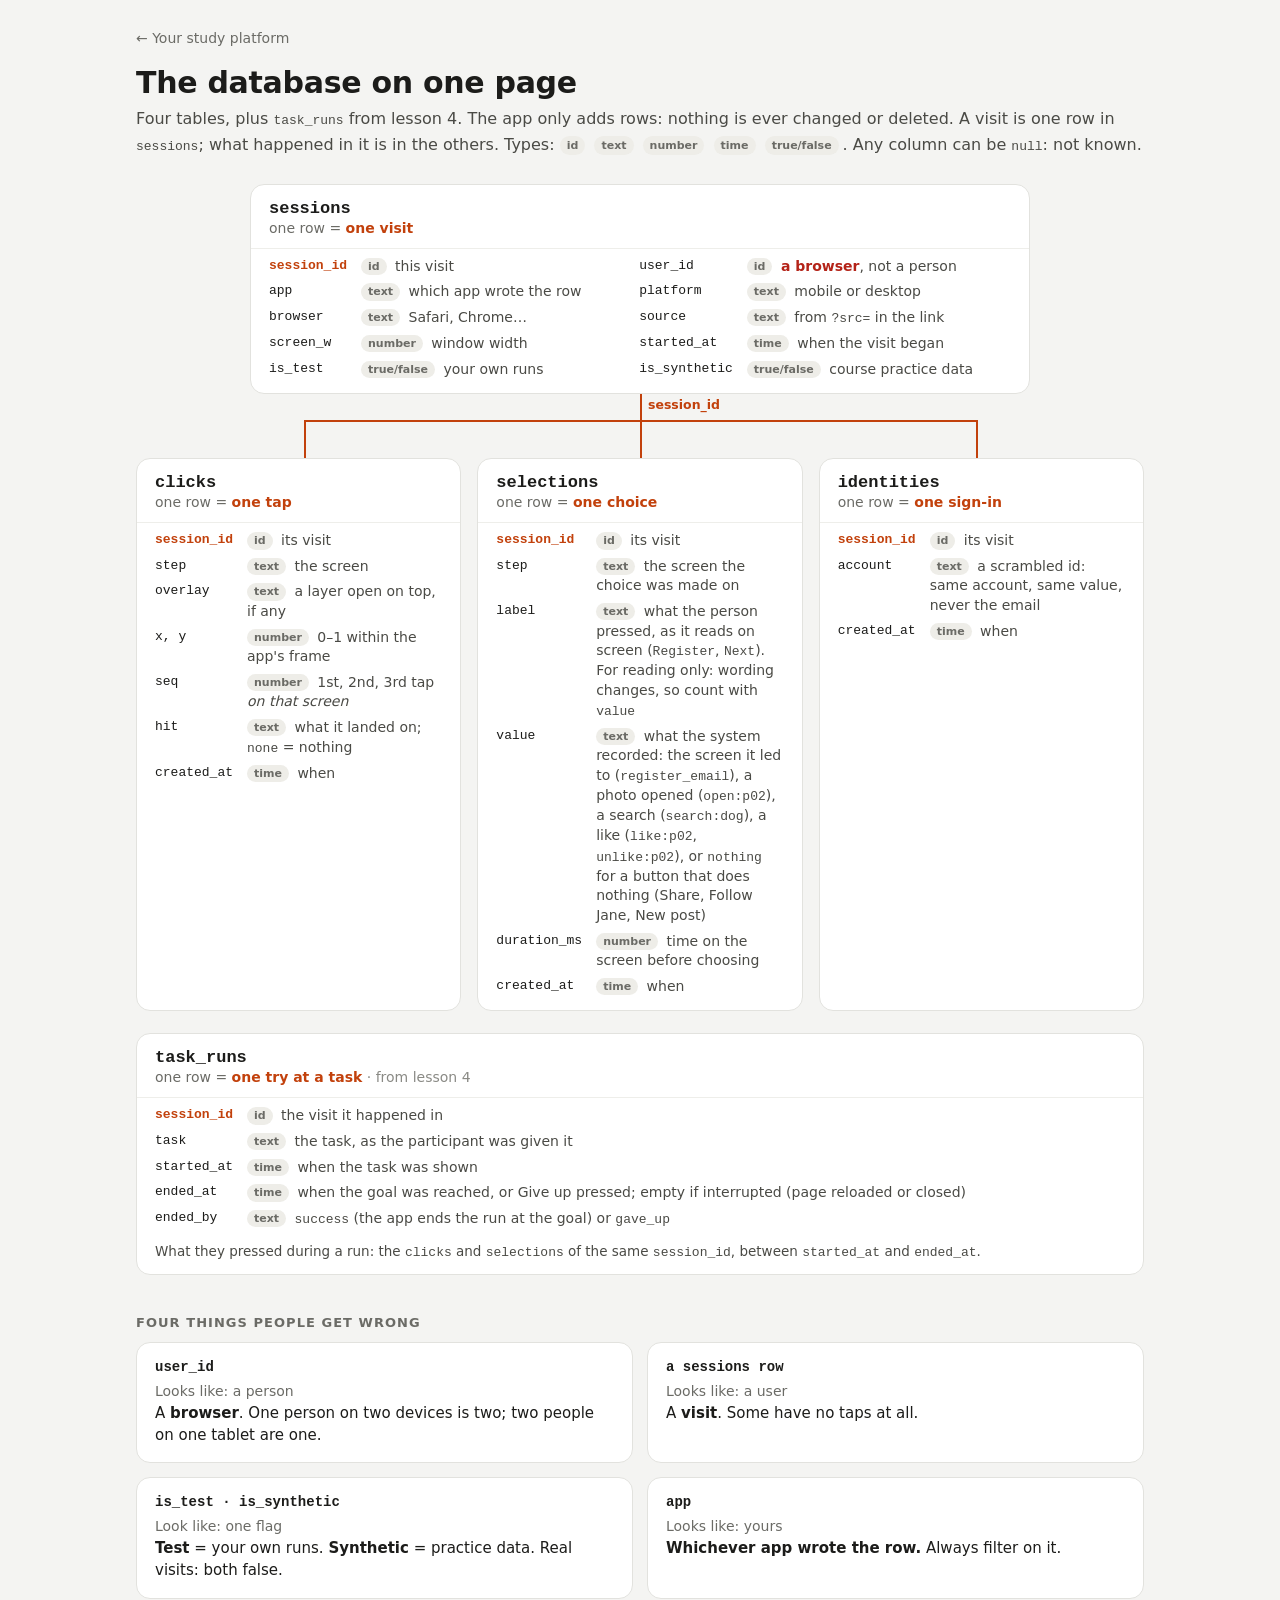
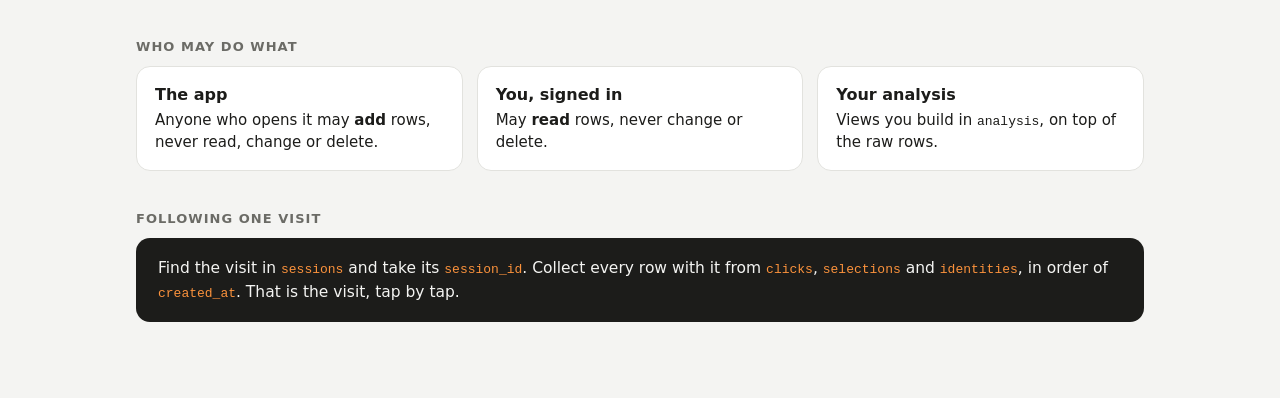
<file: units/database-map.html>
<!DOCTYPE html>
<html lang="en">
<head>
<meta charset="UTF-8">
<!-- The course's up-to-date copy of this page (see core/central.js). -->
<script src="https://asafbarzilay-web.github.io/data-mindset-template/core/central.js"></script>
<meta name="viewport" content="width=device-width, initial-scale=1">
<title>The Database Map</title>
<!-- The tables on one page: what a row is, the columns, how they connect (task_runs from lesson 4). -->
<style>
  * { box-sizing: border-box; }
  body { margin: 0; background: #F4F4F2; color: #1C1C1A; font-family: -apple-system, BlinkMacSystemFont, 'Segoe UI', system-ui, sans-serif; }
  .wrap { max-width: 1040px; margin: 0 auto; padding: 28px 16px 80px; }
  .back { font-size: 14px; color: #6B6B66; text-decoration: none; }
  .back:hover { color: #C2410C; }
  h1 { font-size: 30px; margin: 18px 0 6px; letter-spacing: -0.01em; }
  .lead { color: #4A4A45; font-size: 16px; line-height: 1.6; margin: 0 0 26px; }
  h2 { font-size: 13px; font-weight: 700; letter-spacing: .08em; text-transform: uppercase; color: #6B6B66; margin: 40px 0 12px; }
  code, .col { font-family: ui-monospace, SFMono-Regular, Menlo, monospace; font-size: 13px; }

  .tbl { background: #fff; border: 1px solid #E2E2DE; border-radius: 14px; overflow: hidden; }
  .tbl .head { padding: 14px 18px 12px; border-bottom: 1px solid #EEEEEA; }
  .tbl .name { font-family: ui-monospace, SFMono-Regular, Menlo, monospace; font-size: 17px; font-weight: 700; }
  .tbl .is { font-size: 14px; color: #6B6B66; margin-top: 2px; }
  .tbl .is b { color: #C2410C; }
  .tbl dl { margin: 0; padding: 8px 18px 14px; display: grid; grid-template-columns: auto 1fr; gap: 6px 14px; font-size: 14px; }
  .tbl dt { font-family: ui-monospace, SFMono-Regular, Menlo, monospace; font-size: 13px; color: #1C1C1A; padding-top: 1px; }
  .tbl dd { margin: 0; color: #4A4A45; line-height: 1.4; }
  .tbl dt.key { color: #C2410C; font-weight: 700; }
  .warn { color: #B42318; font-weight: 600; }
  .ty { display: inline-block; font-size: 11px; font-weight: 700; padding: 1px 7px; border-radius: 999px; background: #EEEDE8; color: #6B6B66; margin-right: 4px; vertical-align: 1px; }

  .parent { max-width: 780px; margin: 0 auto; }
  .parent dl { grid-template-columns: auto 1fr auto 1fr; }
  .link { position: relative; height: 64px; }
  .link .stem { position: absolute; left: 50%; top: 0; height: 26px; border-left: 2px solid #C2410C; }
  .link .bar { position: absolute; left: 16.66%; right: 16.66%; top: 26px; border-top: 2px solid #C2410C; }
  .link .drop { position: absolute; top: 26px; height: 38px; border-left: 2px solid #C2410C; }
  .link .label { position: absolute; left: 50%; top: 3px; transform: translateX(8px); font-size: 12.5px; color: #C2410C; font-weight: 600; white-space: nowrap; }
  .children { display: grid; grid-template-columns: repeat(3, 1fr); gap: 16px; }
  .tbl.later { margin-top: 22px; }
  .tbl.later .muted { color: #8A8A85; font-weight: 400; }
  .tbl.later .note { margin: 0; padding: 0 18px 14px; font-size: 13.5px; color: #4A4A45; }

  .pairs { display: grid; grid-template-columns: repeat(2, 1fr); gap: 14px; }
  .pair { background: #fff; border: 1px solid #E2E2DE; border-radius: 14px; padding: 16px 18px; }
  .pair .what { font-family: ui-monospace, SFMono-Regular, Menlo, monospace; font-size: 14px; font-weight: 700; }
  .pair .looks { font-size: 14px; color: #6B6B66; margin: 8px 0 4px; }
  .pair .really { font-size: 15px; line-height: 1.45; }
  .rights { display: grid; grid-template-columns: repeat(3, 1fr); gap: 14px; }
  .right { background: #fff; border: 1px solid #E2E2DE; border-radius: 14px; padding: 16px 18px; font-size: 15px; line-height: 1.45; }
  .right .t { display: block; font-size: 16px; font-weight: 700; margin-bottom: 4px; }
  .follow { background: #1C1C1A; color: #F4F4F2; border-radius: 14px; padding: 18px 22px; font-size: 15.5px; line-height: 1.55; }
  .follow code { color: #FB923C; }

  @media (max-width: 760px) {
    .parent dl { grid-template-columns: auto 1fr; }
    .link { display: none; }
    .children, .pairs, .rights { grid-template-columns: 1fr; }
    .children { margin-top: 14px; }
    .children .tbl .head::before { content: "↑ linked to sessions by session_id"; display: block; font-size: 12px; color: #C2410C; font-weight: 600; margin-bottom: 4px; }
  }
</style>
</head>
<body>
<div class="wrap">
  <a class="back" href="../">← Your study platform</a>
  <h1>The database on one page</h1>
  <p class="lead">Four tables, plus <code>task_runs</code> from lesson 4. The app only adds rows: nothing is ever changed or deleted.
    A visit is one row in <code>sessions</code>; what happened in it is in the others. Types:
    <span class="ty">id</span> <span class="ty">text</span> <span class="ty">number</span>
    <span class="ty">time</span> <span class="ty">true/false</span>. Any column can be <code>null</code>: not known.</p>

  <div class="tbl parent">
    <div class="head"><div class="name">sessions</div><div class="is">one row = <b>one visit</b></div></div>
    <dl>
      <dt class="key">session_id</dt><dd><span class="ty">id</span> this visit</dd>
      <dt>user_id</dt><dd><span class="ty">id</span> <span class="warn">a browser</span>, not a person</dd>
      <dt>app</dt><dd><span class="ty">text</span> which app wrote the row</dd>
      <dt>platform</dt><dd><span class="ty">text</span> mobile or desktop</dd>
      <dt>browser</dt><dd><span class="ty">text</span> Safari, Chrome…</dd>
      <dt>source</dt><dd><span class="ty">text</span> from <code>?src=</code> in the link</dd>
      <dt>screen_w</dt><dd><span class="ty">number</span> window width</dd>
      <dt>started_at</dt><dd><span class="ty">time</span> when the visit began</dd>
      <dt>is_test</dt><dd><span class="ty">true/false</span> your own runs</dd>
      <dt>is_synthetic</dt><dd><span class="ty">true/false</span> course practice data</dd>
    </dl>
  </div>

  <div class="link">
    <div class="stem"></div><div class="label">session_id</div>
    <div class="bar"></div>
    <div class="drop" style="left:16.66%"></div><div class="drop" style="left:50%"></div><div class="drop" style="left:83.33%"></div>
  </div>

  <div class="children">
    <div class="tbl">
      <div class="head"><div class="name">clicks</div><div class="is">one row = <b>one tap</b></div></div>
      <dl>
        <dt class="key">session_id</dt><dd><span class="ty">id</span> its visit</dd>
        <dt>step</dt><dd><span class="ty">text</span> the screen</dd>
        <dt>overlay</dt><dd><span class="ty">text</span> a layer open on top, if any</dd>
        <dt>x, y</dt><dd><span class="ty">number</span> 0–1 within the app's frame</dd>
        <dt>seq</dt><dd><span class="ty">number</span> 1st, 2nd, 3rd tap <i>on that screen</i></dd>
        <dt>hit</dt><dd><span class="ty">text</span> what it landed on; <code>none</code> = nothing</dd>
        <dt>created_at</dt><dd><span class="ty">time</span> when</dd>
      </dl>
    </div>
    <div class="tbl">
      <div class="head"><div class="name">selections</div><div class="is">one row = <b>one choice</b></div></div>
      <dl>
        <dt class="key">session_id</dt><dd><span class="ty">id</span> its visit</dd>
        <dt>step</dt><dd><span class="ty">text</span> the screen the choice was made on</dd>
        <dt>label</dt><dd><span class="ty">text</span> what the person pressed, as it reads on screen (<code>Register</code>, <code>Next</code>). For reading only: wording changes, so count with <code>value</code></dd>
        <dt>value</dt><dd><span class="ty">text</span> what the system recorded: the screen it led to (<code>register_email</code>), a photo opened (<code>open:p02</code>), a search (<code>search:dog</code>), a like (<code>like:p02</code>, <code>unlike:p02</code>), or <code>nothing</code> for a button that does nothing (Share, Follow Jane, New post)</dd>
        <dt>duration_ms</dt><dd><span class="ty">number</span> time on the screen before choosing</dd>
        <dt>created_at</dt><dd><span class="ty">time</span> when</dd>
      </dl>
    </div>
    <div class="tbl">
      <div class="head"><div class="name">identities</div><div class="is">one row = <b>one sign-in</b></div></div>
      <dl>
        <dt class="key">session_id</dt><dd><span class="ty">id</span> its visit</dd>
        <dt>account</dt><dd><span class="ty">text</span> a scrambled id: same account, same value, never the email</dd>
        <dt>created_at</dt><dd><span class="ty">time</span> when</dd>
      </dl>
    </div>
  </div>

  <div class="tbl later">
    <div class="head"><div class="name">task_runs</div><div class="is">one row = <b>one try at a task</b> <span class="muted">· from lesson 4</span></div></div>
    <dl>
      <dt class="key">session_id</dt><dd><span class="ty">id</span> the visit it happened in</dd>
      <dt>task</dt><dd><span class="ty">text</span> the task, as the participant was given it</dd>
      <dt>started_at</dt><dd><span class="ty">time</span> when the task was shown</dd>
      <dt>ended_at</dt><dd><span class="ty">time</span> when the goal was reached, or Give up pressed; empty if interrupted (page reloaded or closed)</dd>
      <dt>ended_by</dt><dd><span class="ty">text</span> <code>success</code> (the app ends the run at the goal) or <code>gave_up</code></dd>
    </dl>
    <p class="note">What they pressed during a run: the <code>clicks</code> and <code>selections</code> of the same <code>session_id</code>, between <code>started_at</code> and <code>ended_at</code>.</p>
  </div>

  <h2>Four things people get wrong</h2>
  <div class="pairs">
    <div class="pair"><div class="what">user_id</div><div class="looks">Looks like: a person</div>
      <div class="really">A <b>browser</b>. One person on two devices is two; two people on one tablet are one.</div></div>
    <div class="pair"><div class="what">a sessions row</div><div class="looks">Looks like: a user</div>
      <div class="really">A <b>visit</b>. Some have no taps at all.</div></div>
    <div class="pair"><div class="what">is_test · is_synthetic</div><div class="looks">Look like: one flag</div>
      <div class="really"><b>Test</b> = your own runs. <b>Synthetic</b> = practice data. Real visits: both false.</div></div>
    <div class="pair"><div class="what">app</div><div class="looks">Looks like: yours</div>
      <div class="really"><b>Whichever app wrote the row.</b> Always filter on it.</div></div>
  </div>

  <h2>Who may do what</h2>
  <div class="rights">
    <div class="right"><span class="t">The app</span>Anyone who opens it may <b>add</b> rows, never read, change or delete.</div>
    <div class="right"><span class="t">You, signed in</span>May <b>read</b> rows, never change or delete.</div>
    <div class="right"><span class="t">Your analysis</span>Views you build in <code>analysis</code>, on top of the raw rows.</div>
  </div>

  <h2>Following one visit</h2>
  <div class="follow">Find the visit in <code>sessions</code> and take its <code>session_id</code>. Collect every row with it from
    <code>clicks</code>, <code>selections</code> and <code>identities</code>, in order of <code>created_at</code>.
    That is the visit, tap by tap.</div>
</div>
</body>
</html>
</file>
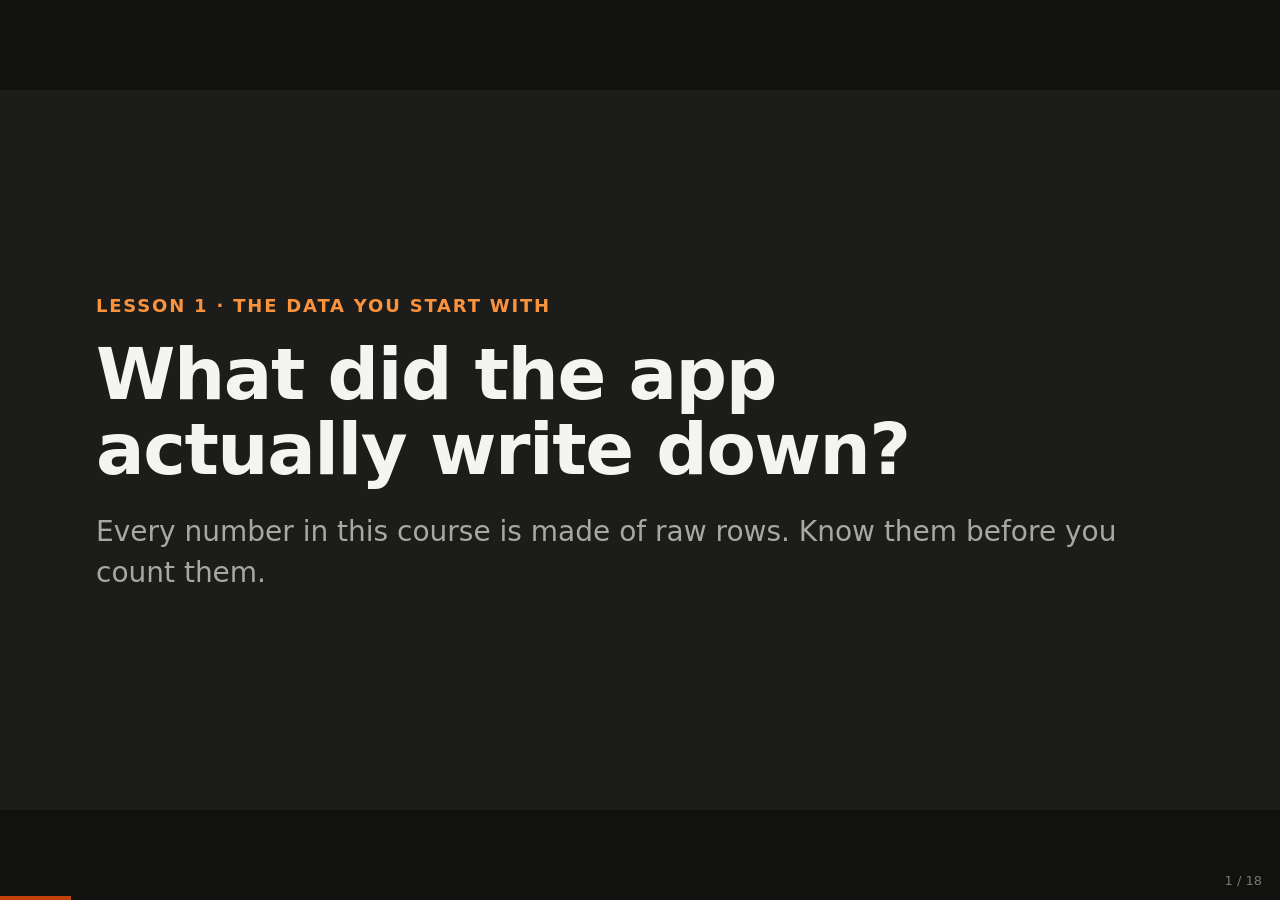
<file: slides/01-the-data-you-start-with/slides.html>
<!DOCTYPE html>
<html lang="en">
<head>
<meta charset="UTF-8">
<!-- The course's up-to-date copy of this page (see core/central.js). -->
<script src="https://asafbarzilay-web.github.io/data-mindset-template/core/central.js"></script>
<meta name="viewport" content="width=device-width, initial-scale=1">
<title>The Data You Start With</title>
<link rel="stylesheet" href="../deck.css">
<style>
  .tbl4 { display: grid; grid-template-columns: repeat(4, 1fr); gap: 18px; }
  .tbl4 .card { padding: 22px 22px; }
  .tbl4 .card .lbl { font-family: ui-monospace, Menlo, monospace; font-size: 23px; }
  .tbl4 .card .row1 { font-size: 26px; font-weight: 700; margin: 4px 0 10px; }
  .tbl4 .card p { font-size: 19px; color: #4A4A45; }
  .join { text-align: center; color: #6B6B66; font-size: 21px; margin-top: 22px; }
  .join code, .mono { font-family: ui-monospace, Menlo, monospace; }
  table.tl { font-size: 21px; }
  table.tl td, table.tl th { padding: 8px 16px; text-align: left; }
  table.tl td:first-child { color: #6B6B66; font-variant-numeric: tabular-nums; }
  table.tl .t { font-family: ui-monospace, Menlo, monospace; font-size: 18px; color: #C2410C; }
  table.db { font-size: 20px; }
  table.db th, table.db td { text-align: left; padding: 8px 16px; }
  table.db td { font-family: ui-monospace, Menlo, monospace; font-size: 18px; }
  table.db .hl { background: #FEF0E6; }
  .type { display: inline-block; font-size: 15px; font-weight: 700; padding: 2px 10px; border-radius: 999px; background: #EEEDE8; color: #4A4A45; margin-right: 6px; }
  .side { display: grid; grid-template-columns: 1.15fr 1fr; gap: 36px; align-items: center; }
  .side p, .side li { font-size: 23px; }
  table.props { font-size: 17px; width: 100%; }
  table.props th, table.props td { text-align: left; padding: 6px 12px; vertical-align: top; line-height: 1.35; }
  table.props th { font-size: 14px; }
  table.props td.c { font-family: ui-monospace, Menlo, monospace; font-weight: 700; white-space: nowrap; }
  table.props td.c.key { color: #C2410C; }
  table.props td.ex { font-family: ui-monospace, Menlo, monospace; font-size: 15px; color: #4A4A45; white-space: nowrap; }
  table.props td.w { color: #B42318; font-size: 15.5px; }
  table.props .type { font-size: 12.5px; padding: 1px 8px; }
  .slide.dense { padding: 48px 72px; }
  .slide.dense h2 { font-size: 40px; margin-bottom: 16px; }
</style>
</head>
<body>
<div class="stage">

  <section class="slide dark">
    <p class="kicker">Lesson 1 · The data you start with</p>
    <h1>What did the app<br>actually write down?</h1>
    <p class="muted">Every number in this course is made of raw rows. Know them before you count them.</p>
  </section>

  <section class="slide">
    <p class="kicker">A simple question</p>
    <h2>Noa spends three minutes in Lumo, a reading app.</h2>
    <p>She scrolls the home page, opens two articles, reads one to the end, saves it, and leaves.</p>
    <p class="accent" style="font-size:34px;font-weight:700;margin-top:18px">What does Lumo's database know about those three minutes?</p>
    <p class="muted small">Write your answer down before the next slide.</p>
  </section>

  <section class="slide">
    <p class="kicker">Recorded vs not</p>
    <h2>If it isn't a row, it didn't happen</h2>
    <div class="grid g2">
      <div class="card"><div class="lbl good">Recorded</div>
        <p>The visit itself: when, which device and browser, which link she came from.<br>
           Every tap: which screen, where on it, what it landed on.<br>
           Every choice the app reports: what, and after how long.<br>
           A sign-in, as a scrambled account id.</p></div>
      <div class="card"><div class="lbl bad">Not recorded</div>
        <p>What she looked at. How far she scrolled. That she read the article to the end.
           What she thought of it. Anything between two taps.</p>
        <p style="margin-top:12px"><b>"She read it" is not in the data.</b> "She opened it, and 4 minutes passed before her next tap" is.</p></div>
    </div>
  </section>

  <section class="slide">
    <p class="kicker">What a database is</p>
    <h2>Six words you need</h2>
    <div class="side">
      <div>
        <table class="db">
          <tr><th>session_id</th><th>platform</th><th>started_at</th></tr>
          <tr class="hl"><td>a41f…</td><td>mobile</td><td>10:02:01</td></tr>
          <tr><td>e19b…</td><td><span class="muted">null</span></td><td>10:11:20</td></tr>
        </table>
        <table class="db" style="margin-top:22px">
          <tr><th>clicks: session_id</th><th>step</th></tr>
          <tr class="hl"><td>a41f…</td><td>home</td></tr>
          <tr class="hl"><td>a41f…</td><td>article</td></tr>
        </table>
      </div>
      <div>
        <p><b>Table</b>: one kind of thing (visits). <b>Row</b>: one of them. <b>Column</b>: one fact about each.</p>
        <p><b>Key</b>: the column that names a row, <code>session_id</code>. No two rows share it.</p>
        <p><b>Type</b>: what a column holds: <span class="type">text</span><span class="type">number</span><span class="type">time</span><span class="type">true/false</span>. <b><code>null</code> means "not known"</b>, never zero or "no".</p>
        <p><b>Join</b>: a tap carries its visit's key, so one visit links to many taps. Following that link brings them together.</p>
      </div>
    </div>
  </section>

  <section class="slide">
    <p class="kicker">Four tables</p>
    <h2>One visit, and everything that happened in it</h2>
    <div class="tbl4">
      <div class="card"><div class="lbl">sessions</div><div class="row1">a visit</div><p>device, browser, source link, start time, and two flags: test run, practice data</p></div>
      <div class="card"><div class="lbl">clicks</div><div class="row1">a tap</div><p>the screen, x and y in the app's frame, what it hit (<span class="mono">none</span> = nothing)</p></div>
      <div class="card"><div class="lbl">selections</div><div class="row1">a choice</div><p>the screen, what was chosen, how long the screen was open before it</p></div>
      <div class="card"><div class="lbl">identities</div><div class="row1">a sign-in</div><p>a scrambled id: same account, same value, never the email</p></div>
    </div>
    <p class="join">Every row of the last three carries the visit's <code>session_id</code>. That is how you put a visit back together.</p>
  </section>

  <section class="slide dense">
    <p class="kicker">Table 1 of 4 · sessions</p>
    <h2>One row = one visit</h2>
    <table class="props">
      <tr><th>column</th><th>type</th><th>what it holds</th><th>example</th><th>watch out</th></tr>
        <tr><td class="c key">session_id</td><td><span class="type">id</span></td><td>The name of this visit. Every row in the other three tables points to it.</td><td class="ex">a41f…</td><td class="w"></td></tr>
        <tr><td class="c">user_id</td><td><span class="type">id</span></td><td>The browser, remembered in its storage across visits.</td><td class="ex">7c2e…</td><td class="w">Not a person. Another device or a private window is a new id.</td></tr>
        <tr><td class="c">app</td><td><span class="type">text</span></td><td>Which app wrote the row.</td><td class="ex">lumo</td><td class="w">Several studies can share one table. Always filter on it.</td></tr>
        <tr><td class="c">platform</td><td><span class="type">text</span></td><td>mobile or desktop, from what the browser reports about the device.</td><td class="ex">mobile</td><td class="w">Can be null: neither mobile nor desktop.</td></tr>
        <tr><td class="c">browser</td><td><span class="type">text</span></td><td>safari, chrome, firefox, edge or other.</td><td class="ex">safari</td><td class="w"></td></tr>
        <tr><td class="c">source</td><td><span class="type">text</span></td><td>Where the link came from: <code>?src=</code> in it.</td><td class="ex">instagram</td><td class="w">null = untagged link. One source can arrive under two names.</td></tr>
        <tr><td class="c">screen_w</td><td><span class="type">number</span></td><td>Width of the window, in pixels.</td><td class="ex">390</td><td class="w"></td></tr>
        <tr><td class="c">started_at</td><td><span class="type">time</span></td><td>When the visit began.</td><td class="ex">10:02:01</td><td class="w"></td></tr>
        <tr><td class="c">is_test</td><td><span class="type">true/false</span></td><td>Your own runs, through the <code>?test=1</code> link.</td><td class="ex">false</td><td class="w">Leave them out of every result.</td></tr>
        <tr><td class="c">is_synthetic</td><td><span class="type">true/false</span></td><td>The course's practice data.</td><td class="ex">false</td><td class="w">Real visits have both flags false.</td></tr>
    </table>
    <p class="muted small" style="margin-top:14px">Ten columns, and the two flags decide which visits count at all.</p>
  </section>

  <section class="slide dense">
    <p class="kicker">Table 2 of 4 · clicks</p>
    <h2>One row = one tap</h2>
    <table class="props">
      <tr><th>column</th><th>type</th><th>what it holds</th><th>example</th><th>watch out</th></tr>
        <tr><td class="c key">session_id</td><td><span class="type">id</span></td><td>The visit this tap belongs to.</td><td class="ex">a41f…</td><td class="w"></td></tr>
        <tr><td class="c">step</td><td><span class="type">text</span></td><td>The screen it happened on.</td><td class="ex">article</td><td class="w"></td></tr>
        <tr><td class="c">overlay</td><td><span class="type">text</span></td><td>A layer open on top of the screen, if any: a menu, a keyboard.</td><td class="ex">null</td><td class="w">null = nothing on top.</td></tr>
        <tr><td class="c">x</td><td><span class="type">number</span></td><td>Across the app's frame: 0 = left edge, 1 = right.</td><td class="ex">0.42</td><td class="w">The app's frame, not the screen: phone and laptop compare.</td></tr>
        <tr><td class="c">y</td><td><span class="type">number</span></td><td>Down the app's frame: 0 = top, 1 = bottom.</td><td class="ex">0.18</td><td class="w"></td></tr>
        <tr><td class="c">seq</td><td><span class="type">number</span></td><td>1st, 2nd, 3rd tap on <i>this screen</i> in this visit.</td><td class="ex">2</td><td class="w">Restarts on every screen. Order a visit by time, not by seq.</td></tr>
        <tr><td class="c">hit</td><td><span class="type">text</span></td><td>What it landed on: <code>option</code> (anything pressable), <code>back</code> (back or close), <code>none</code>.</td><td class="ex">none</td><td class="w">none = a tap on nothing. Kept on purpose: it shows expectation.</td></tr>
        <tr><td class="c">created_at</td><td><span class="type">time</span></td><td>When the tap happened.</td><td class="ex">10:02:31</td><td class="w"></td></tr>
    </table>
    <p class="muted small" style="margin-top:14px">Every tap, including the ones that hit nothing.</p>
  </section>

  <section class="slide dense">
    <p class="kicker">Table 3 of 4 · selections</p>
    <h2>One row = one choice</h2>
    <table class="props">
      <tr><th>column</th><th>type</th><th>what it holds</th><th>example</th><th>watch out</th></tr>
        <tr><td class="c key">session_id</td><td><span class="type">id</span></td><td>The visit this choice belongs to.</td><td class="ex">a41f…</td><td class="w"></td></tr>
        <tr><td class="c">step</td><td><span class="type">text</span></td><td>The screen the choice was made on.</td><td class="ex">start</td><td class="w"></td></tr>
        <tr><td class="c">label</td><td><span class="type">text</span></td><td>What the person pressed, as it reads on screen.</td><td class="ex">Register</td><td class="w"></td></tr>
        <tr><td class="c">value</td><td><span class="type">text</span></td><td>What the system recorded: the screen it led to, what was opened or searched, or <i>nothing</i> for a button that does nothing.</td><td class="ex">register_email</td><td class="w">Not what they saw: pressing Register records the next screen's name.</td></tr>
        <tr><td class="c">duration_ms</td><td><span class="type">number</span></td><td>Time on that screen before choosing, in thousandths of a second.</td><td class="ex">5200</td><td class="w">Includes reading and hesitating. 5,200 = 5.2 seconds.</td></tr>
        <tr><td class="c">created_at</td><td><span class="type">time</span></td><td>When the choice was made.</td><td class="ex">10:02:06</td><td class="w"></td></tr>
    </table>
    <p class="muted small" style="margin-top:14px">A choice is what the app reports, not a tap: a tap on a card can produce both a click and a selection.</p>
  </section>

  <section class="slide dense">
    <p class="kicker">Table 4 of 4 · identities</p>
    <h2>One row = one sign-in</h2>
    <table class="props">
      <tr><th>column</th><th>type</th><th>what it holds</th><th>example</th><th>watch out</th></tr>
        <tr><td class="c key">session_id</td><td><span class="type">id</span></td><td>The visit in which the sign-in happened.</td><td class="ex">a41f…</td><td class="w"></td></tr>
        <tr><td class="c">account</td><td><span class="type">text</span></td><td>The account, scrambled: the same account always gives the same value.</td><td class="ex">9be0d1…</td><td class="w">Never the email, and can't be turned back into one.</td></tr>
        <tr><td class="c">created_at</td><td><span class="type">time</span></td><td>When the sign-in happened.</td><td class="ex">10:04:57</td><td class="w">Only visits that signed in have a row here.</td></tr>
    </table>
    <p class="muted small" style="margin-top:14px">This is the only table that can link one browser to another: the same account on both.</p>
  </section>

  <section class="slide">
    <p class="kicker">One visit, as rows</p>
    <h2>Noa's three minutes</h2>
    <table class="tl">
      <tr><th>time</th><th>table</th><th>what the row says</th></tr>
      <tr><td>10:02:01</td><td class="t">sessions</td><td>a visit on mobile, Safari, from an Instagram link</td></tr>
      <tr><td>10:02:06</td><td class="t">clicks</td><td>home · hit an article card</td></tr>
      <tr><td>10:02:06</td><td class="t">selections</td><td>home · chose article 14 · after 5.2 s</td></tr>
      <tr><td>10:02:31</td><td class="t">clicks</td><td>article · hit <b>none</b> (tapped the headline; it isn't a link)</td></tr>
      <tr><td>10:02:40</td><td class="t">clicks</td><td>article · hit back</td></tr>
      <tr><td>10:03:02</td><td class="t">clicks</td><td>home · hit an article card</td></tr>
      <tr><td>10:04:55</td><td class="t">clicks</td><td>article · hit save</td></tr>
      <tr><td>10:04:57</td><td class="t">identities</td><td>signed in (saving needs an account)</td></tr>
    </table>
    <p class="muted small" style="margin-top:16px">This is the whole story the data can tell. Everything you will ever report about Noa is built from these eight rows.</p>
  </section>

  <section class="slide">
    <p class="kicker">Four misreadings</p>
    <h2>The columns that look like something else</h2>
    <div class="grid g2">
      <div class="card"><div class="lbl mono">user_id</div><p>Looks like a person. It is a <b>browser</b>. Noa on her laptop tomorrow is a new one.</p></div>
      <div class="card"><div class="lbl">a sessions row</div><p>Looks like someone using the app. It is a <b>visit</b>, and some visits have no taps at all.</p></div>
      <div class="card"><div class="lbl mono">is_test · is_synthetic</div><p>Look like the same flag. <b>Test</b> = your own runs. <b>Synthetic</b> = the course's practice data. Real visits: both false.</p></div>
      <div class="card"><div class="lbl mono">app</div><p>Looks like it's always yours. It is <b>whichever app wrote the row</b>. Two studies can share a table.</p></div>
    </div>
  </section>

  <section class="slide dark">
    <p class="kicker">Principle · Capture</p>
    <p class="quote">The page loaded. No error appeared.<br><span class="accent">Zero rows were saved.</span></p>
    <p class="muted" style="margin-top:22px">Lumo changed one database rule on a Friday. For two weeks every tap was silently refused, and the app looked perfect. The only proof capture works: write a row, then find it.</p>
  </section>

  <section class="slide">
    <p class="kicker">Who may do what</p>
    <h2>Nobody can damage collected data, including you</h2>
    <div class="grid g3">
      <div class="card"><div class="lbl">The app</div><p>may <b>add</b> rows. Never read, change or delete them.</p></div>
      <div class="card"><div class="lbl">You, signed in</div><p>may <b>read</b> rows. Never change or delete them.</p></div>
      <div class="card"><div class="lbl">Your analysis</div><p>is built <b>on top</b>, as views in its own space. The raw rows stay as they were recorded.</p></div>
    </div>
    <p class="muted small" style="margin-top:22px">The same goes for your AI assistant. It cannot "clean up" a row it didn't like.</p>
  </section>

  <section class="slide">
    <p class="kicker">Two spaces</p>
    <h2>The raw tables, and your views on top</h2>
    <div class="grid g2">
      <div class="card"><div class="lbl">Raw tables</div><p>The four tables the app writes into. Exactly what was recorded, never changed. The same for every team.</p></div>
      <div class="card"><div class="lbl">Your views, in <code>analysis</code></div><p>A <b>view</b> is a saved question: "the photo visits, without test runs". It holds no data of its own. Ask it, and it reads the raw tables at that moment, so it is never out of date.</p></div>
    </div>
    <p class="muted small" style="margin-top:22px">Everything you build in this course is a view. The raw tables are the evidence; the views are your reading of it.</p>
  </section>

  <section class="slide">
    <p class="kicker">Principle · One definition, one place</p>
    <h2>Lumo's dashboard had three numbers called "readers"</h2>
    <div class="grid g3">
      <div class="card"><div class="num">812</div><p>built in week 2, from visits</p></div>
      <div class="card"><div class="num">655</div><p>built in week 5, excluding test runs</p></div>
      <div class="card"><div class="num">590</div><p>built in week 7, from accounts</p></div>
    </div>
    <p style="margin-top:24px">None was wrong. Nobody knew which one the board report used. <b>Rule:</b> every number is a view, carrying its one-sentence definition. A second definition of "readers" is a second view, with a different name.</p>
  </section>

  <section class="slide">
    <p class="kicker">Your guided walkthrough</p>
    <h2>Know the rows, then build one view</h2>
    <ul>
      <li>Load the practice data. Read <b>the database on one page</b>, then draw it from memory.</li>
      <li>Use the app with <span class="mono">?test=1</span>. Find your own visit in the raw rows. Does it match what you did?</li>
      <li>Build <b>Replay a visit</b>: paste a <span class="mono">session_id</span>, see that visit tap by tap. It is your first view.</li>
      <li>Answer the questions. Then write the memo.</li>
    </ul>
    <p class="muted small" style="margin-top:18px">You will use the replay panel in every lesson after this one. It is how you check a number: by following one participant.</p>
  </section>

  <section class="slide">
    <p class="kicker">Lesson 1 · Summary</p>
    <div class="summary">
      <div>
        <p class="lbl">What you learnt</p>
        <ul>
        <li>The app records four things: <b>visits, taps, choices and sign-ins</b>. Anything else, it doesn't know.</li>
        <li>A visit is put back together through its <code>session_id</code>, in order of time.</li>
        <li><code>user_id</code> is a browser, not a person. <code>is_test</code> and <code>is_synthetic</code> mark different rows. <code>app</code> says whose row it is.</li>
        <li>Capture is proven by <b>writing a row and finding it</b>, never by the absence of an error.</li>
        <li>Every number is a <b>view</b> with its definition, so the database does the counting.</li>
        </ul>
      </div>
    </div>
    <div class="handin" style="margin-top:22px;max-width:760px"><b>Hand in:</b> the questions, all correct, and the half-page memo. Both are on the Questions page.</div>
  </section>

  <section class="slide">
    <p class="kicker">Lesson 1 · What to do now</p>
    <h2>Now, with your assistant</h2>
    <ol class="nextsteps wide">
          <li><b>The guided walkthrough, with your assistant.</b> In the Claude app: <b>Code → + New</b>, pick <b>Data-mindset</b> on the cloud chip, and say <span class="say">"Let's practice lesson 1"</span>
            <div class="go"><a class="primary" href="https://claude.ai/code" target="_blank" rel="noopener" data-copy="Let's practice lesson 1">Open your assistant ↗</a></div>
            <small>It copies <b>"Let's practice lesson 1"</b> for you: in Claude Code click <b>+ New</b> and paste.</small>
            <div class="chips"><span><svg viewBox="0 0 24 24"><path d="M7 18h10a4 4 0 0 0 .5-8A6 6 0 0 0 6 9.5 4.3 4.3 0 0 0 7 18z"/></svg>Data-mindset</span><span><svg viewBox="0 0 24 24"><path d="M9 7l-5 5 5 5M15 7l5 5-5 5"/></svg>data-mindset-template</span><span><svg viewBox="0 0 24 24"><circle cx="6" cy="5" r="2"/><circle cx="6" cy="19" r="2"/><circle cx="18" cy="8" r="2"/><path d="M6 7v10M18 10c0 4-6 4-12 7"/></svg>main</span></div>
            <small>Check the chips above the message box look like this (with your repository's name). If not: the cloud chip → Cloud → Data-mindset.</small></li>
          <li><b>Then the questions</b>, answered from your dashboard, and the memo.
            <small>Both are on your <a data-site="">home page</a>, under lesson 1.</small></li>
        </ol>
  </section>


</div>
<script src="../deck.js"></script>
</body>
</html>
</file>
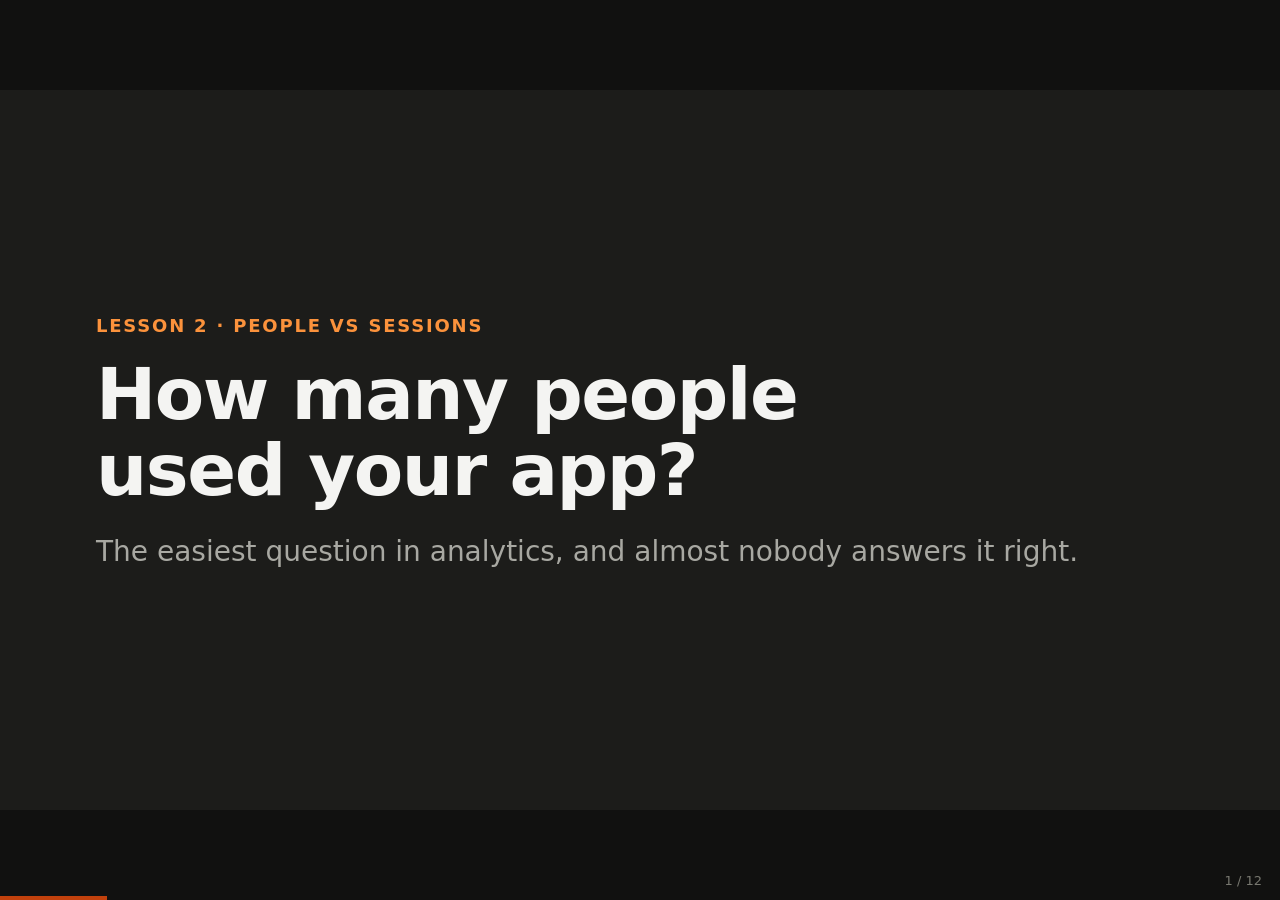
<file: slides/02-people-vs-sessions/slides.html>
<!DOCTYPE html>
<html lang="en">
<head>
<meta charset="UTF-8">
<!-- The course's up-to-date copy of this page (see core/central.js). -->
<script src="https://asafbarzilay-web.github.io/data-mindset-template/core/central.js"></script>
<meta name="viewport" content="width=device-width, initial-scale=1">
<title>People vs Sessions</title>
<link rel="stylesheet" href="../deck.css">
</head>
<body>
<div class="stage">

  <section class="slide dark">
    <p class="kicker">Lesson 2 · People vs sessions</p>
    <h1>How many people<br>used your app?</h1>
    <p class="muted">The easiest question in analytics, and almost nobody answers it right.</p>
  </section>

  <section class="slide">
    <p class="kicker">A simple question</p>
    <h2>Stride, a fitness app, had a good month.</h2>
    <p class="big accent">1,240</p>
    <p>visits in its database. How many people is that?</p>
    <p class="muted small">Write your guess down before the next slide.</p>
  </section>

  <section class="slide">
    <p class="kicker">Three things get called "users"</p>
    <h2>Each counts something different</h2>
    <div class="grid g3">
      <div class="card"><div class="lbl">A visit</div><p>One time the app was opened. Also called a <b>session</b>. The same person makes many.</p></div>
      <div class="card"><div class="lbl">A browser</div><p>One device and one browser, remembered by a stored id. Clear it, or open a private window, and it's "new".</p></div>
      <div class="card"><div class="lbl">An account</div><p>Someone who signed in. The closest thing to a person, but only for people who sign in.</p></div>
    </div>
  </section>

  <section class="slide">
    <p class="kicker">A browser is not a person</p>
    <h2>It breaks in both directions</h2>
    <div class="grid g2">
      <div class="card"><div class="lbl">One person, two devices</div><p>Maya checks Stride on her phone in the morning and on her laptop at work. Two browsers. One Maya. <b class="bad">You count too many.</b></p></div>
      <div class="card"><div class="lbl">Two people, one device</div><p>A couple share the tablet on the kitchen counter. One browser. Two people. <b class="bad">You count too few.</b></p></div>
    </div>
    <p class="muted small" style="margin-top:22px">Signing in is what lets you tell them apart: the same account on two browsers, or two accounts on one.</p>
  </section>

  <section class="slide">
    <p class="kicker">Some visits aren't visits</p>
    <h2>Before you count, decide what's in</h2>
    <ul>
      <li><b>Your own test runs.</b> You opened the app forty times while building it.</li>
      <li><b>Another app's rows.</b> Two studies, one table.</li>
      <li><b>Visits with no clicks.</b> Opened the link, left. A visit, but did they use the app?</li>
    </ul>
    <p class="muted small" style="margin-top:18px">None of these is "wrong data". Each is a decision, and the decision belongs next to the number.</p>
  </section>

  <section class="slide">
    <p class="kicker">Back to Stride</p>
    <h2>Same data. Four true answers.</h2>
    <div class="grid g4">
      <div class="card"><div class="num">1,240</div><div class="lbl">visits</div><p>every session</p></div>
      <div class="card"><div class="num">610</div><div class="lbl">browsers</div><p>distinct stored ids</p></div>
      <div class="card"><div class="num">380</div><div class="lbl">accounts</div><p>signed in at least once</p></div>
      <div class="card"><div class="num accent">540</div><div class="lbl">people</div><p>accounts + browsers that never signed in</p></div>
    </div>
    <p style="margin-top:26px">None is a lie. They answer <b>different questions</b>. The lie is printing one under the wrong label.</p>
  </section>

  <section class="slide dark">
    <p class="kicker">Principle · Of whom?</p>
    <p class="quote">"40% came back" means nothing until you can say:<br><span class="accent">40% of what?</span></p>
    <p class="muted" style="margin-top:22px">Maya on her phone, then her laptop, looks like two new visitors who never returned. Count by browser and she lowers your return rate. Count by account and she raises it.</p>
  </section>

  <section class="slide">
    <p class="kicker">Define before you count</p>
    <h2>Every number gets one sentence</h2>
    <p class="quote" style="font-size:34px">We count <span class="fill">people</span>, from <span class="fill">visits to Stride in May</span>, excluding <span class="fill">our test runs</span>, because <span class="fill">they aren't users</span>.</p>
    <p class="muted" style="margin-top:28px">If you can't fill the blanks, you don't know what your number means yet. Neither does your AI assistant.</p>
  </section>

  <section class="slide">
    <p class="kicker">Principle · Follow one person</p>
    <h2>Before you trust a total, trace one row</h2>
    <ul>
      <li>Pick one browser. List its visits.</li>
      <li>Did it sign in? As which account? On which other browsers does that account appear?</li>
      <li>Count that one person by hand, then check your dashboard counts them the same way.</li>
    </ul>
    <p class="muted small" style="margin-top:18px">If one person comes out right, the total might be right. If one comes out wrong, the total is wrong.</p>
  </section>

  <section class="slide">
    <p class="kicker">Your guided walkthrough</p>
    <h2>Build "Who used the app?"</h2>
    <ul>
      <li>Load the lesson's practice data into your database.</li>
      <li>On your dashboard, show <b>visits</b>, <b>browsers</b>, <b>people</b> and <b>how many came back</b>.</li>
      <li>Under every number: its one-sentence definition.</li>
      <li>Answer the questions. Then write the memo.</li>
    </ul>
    <p class="muted small" style="margin-top:18px">The practice data has traps in it. The questions know where. They won't tell you.</p>
  </section>

  <section class="slide">
    <p class="kicker">Lesson 2 · Summary</p>
    <div class="summary">
      <div>
        <p class="lbl">What you learnt</p>
        <ul>
        <li><b>Visits, browsers, accounts and people</b> are four different counts. "Users" is a choice.</li>
        <li>One person on two devices inflates the count; two people on one device deflate it. Sign-ins tell them apart.</li>
        <li>Test runs, other apps' rows and visits with no taps are <b>decisions to state</b>, not dirt to hide.</li>
        <li>Every number carries its sentence: <i>we count …, from …, excluding …, because …</i></li>
        <li>Before trusting a total, <b>trace one person</b> from the raw rows to the dashboard.</li>
        </ul>
      </div>
    </div>
    <div class="handin" style="margin-top:22px;max-width:760px"><b>Hand in:</b> the questions, all correct, and the half-page memo. Both are on the Questions page.</div>
  </section>

  <section class="slide">
    <p class="kicker">Lesson 2 · What to do now</p>
    <h2>Now, with your assistant</h2>
    <ol class="nextsteps wide">
          <li><b>The guided walkthrough, with your assistant.</b> In the Claude app: <b>Code → + New</b>, pick <b>Data-mindset</b> on the cloud chip, and say <span class="say">"Let's practice lesson 2"</span>
            <div class="go"><a class="primary" href="https://claude.ai/code" target="_blank" rel="noopener" data-copy="Let's practice lesson 2">Open your assistant ↗</a></div>
            <small>It copies <b>"Let's practice lesson 2"</b> for you: in Claude Code click <b>+ New</b> and paste.</small>
            <div class="chips"><span><svg viewBox="0 0 24 24"><path d="M7 18h10a4 4 0 0 0 .5-8A6 6 0 0 0 6 9.5 4.3 4.3 0 0 0 7 18z"/></svg>Data-mindset</span><span><svg viewBox="0 0 24 24"><path d="M9 7l-5 5 5 5M15 7l5 5-5 5"/></svg>data-mindset-template</span><span><svg viewBox="0 0 24 24"><circle cx="6" cy="5" r="2"/><circle cx="6" cy="19" r="2"/><circle cx="18" cy="8" r="2"/><path d="M6 7v10M18 10c0 4-6 4-12 7"/></svg>main</span></div>
            <small>Check the chips above the message box look like this (with your repository's name). If not: the cloud chip → Cloud → Data-mindset.</small></li>
          <li><b>Then the questions</b>, answered from your dashboard, and the memo.
            <small>Both are on your <a data-site="">home page</a>, under lesson 2.</small></li>
        </ol>
  </section>


</div>
<script src="../deck.js"></script>
</body>
</html>
</file>
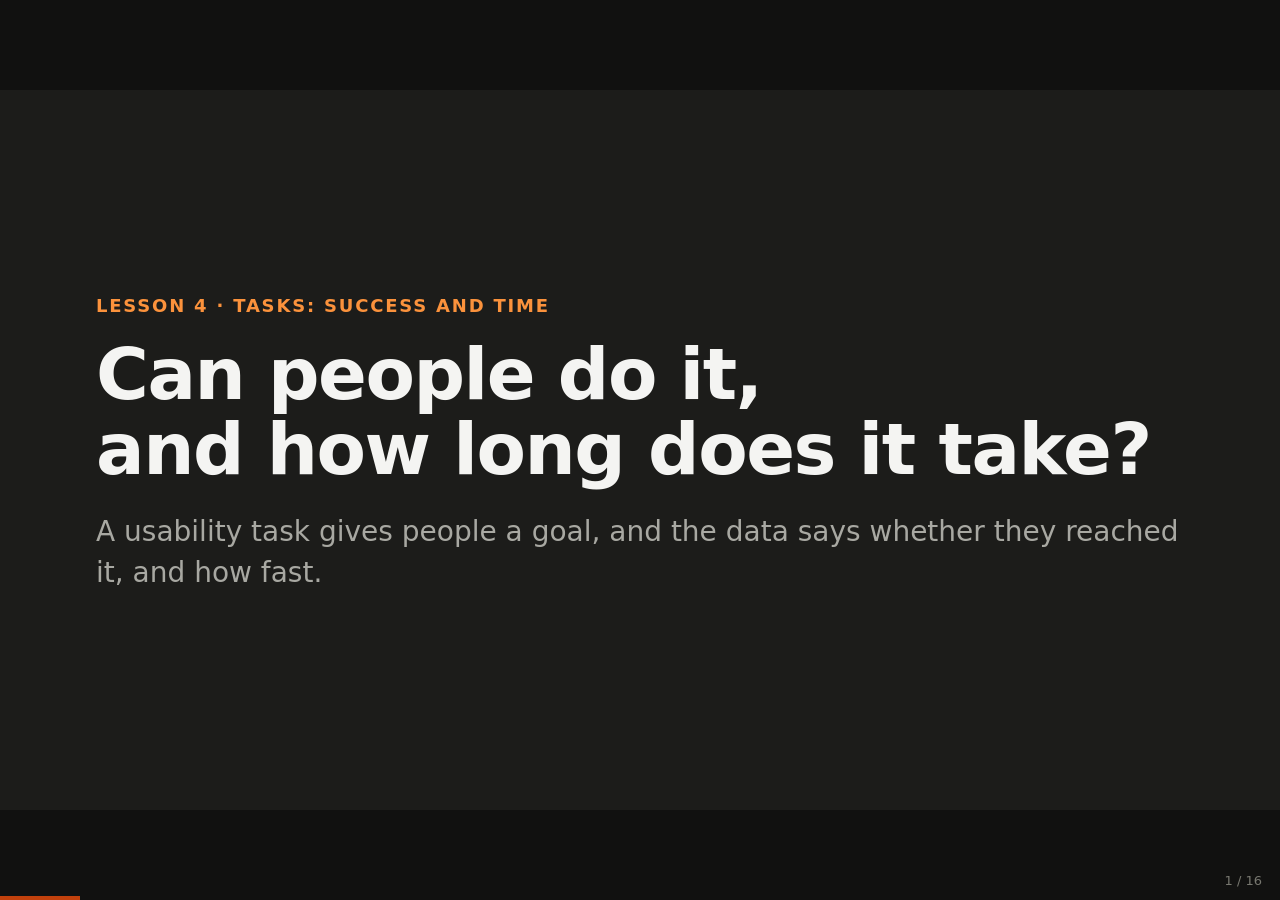
<file: slides/04-tasks/slides.html>
<!DOCTYPE html>
<html lang="en">
<head>
<meta charset="UTF-8">
<!-- The course's up-to-date copy of this page (see core/central.js). -->
<script src="https://asafbarzilay-web.github.io/data-mindset-template/core/central.js"></script>
<meta name="viewport" content="width=device-width, initial-scale=1">
<title>Tasks: Success and Time</title>
<link rel="stylesheet" href="../deck.css">
<style>
  .runs { display: flex; flex-direction: column; gap: 14px; margin-top: 10px; }
  .run { display: grid; grid-template-columns: 150px 1fr 220px; align-items: center; gap: 18px; font-size: 21px; }
  .run .who { font-weight: 700; }
  .run .path { display: flex; gap: 8px; flex-wrap: wrap; }
  .run .path span { background: #fff; border: 2px solid #E5E3DD; border-radius: 10px; padding: 6px 12px; font-size: 18px; }
  .run .path span.goal { border-color: #15803D; color: #15803D; font-weight: 700; }
  .run .path span.off { border-style: dashed; color: #8A8A85; }
  .run .path span.end { background: #1C1C1A; color: #fff; border-color: #1C1C1A; }
  .run .verdict { font-weight: 700; }
  .dots { position: relative; height: 190px; margin: 26px 0 8px; border-bottom: 2px solid #1C1C1A; }
  .dots i { position: absolute; bottom: 8px; width: 15px; height: 15px; border-radius: 50%; background: #C2410C; transform: translateX(-50%); }
  .dots b { position: absolute; bottom: -34px; transform: translateX(-50%); font-size: 17px; font-weight: 600; color: #6B6B66; }
  .marker { position: absolute; top: 0; bottom: 0; border-left: 3px dashed; }
  .marker em { position: absolute; top: -30px; left: 6px; font-style: normal; font-weight: 700; font-size: 18px; white-space: nowrap; }
  .flow { display: flex; align-items: center; gap: 10px; flex-wrap: nowrap; font-size: 18px; margin-top: 8px; }
  .flow .box { background: #fff; border: 2px solid #E5E3DD; border-radius: 14px; padding: 12px 14px; line-height: 1.35; }
  .flow .arrow { font-size: 26px; color: #C2410C; }
  .shot { display: grid; grid-template-columns: auto 1fr; gap: 48px; align-items: center; }
  .shot img { height: 520px; width: auto; border-radius: 22px; box-shadow: 0 10px 30px rgba(0,0,0,.18); }
  td, th { padding: 8px 18px; border-bottom: 2px solid #E5E3DD; text-align: left; }
  th { color: #6B6B66; font-size: 20px; }
</style>
</head>
<body>
<div class="stage">

  <section class="slide dark">
    <p class="kicker">Lesson 4 · Tasks: success and time</p>
    <h1>Can people do it,<br>and how long does it take?</h1>
    <p class="muted">A usability task gives people a goal, and the data says whether they reached it, and how fast.</p>
  </section>

  <section class="slide">
    <p class="kicker">A simple question</p>
    <h2>"Logging a run in Stride takes 62 seconds on average"</h2>
    <p><span class="big accent">62 s</span></p>
    <p>Stride, a running app, asked 40 people to log a run. The average time of the runs was 62 seconds. So logging a run takes about a minute?</p>
    <p class="muted small">Write down two things that could make that sentence wrong before the next slide.</p>
  </section>

  <section class="slide">
    <p class="kicker">What a task is</p>
    <h2>A goal you give a participant, with a way to tell if they reached it</h2>
    <div class="grid g4">
      <div class="card"><div class="lbl">The goal</div><p>In their words: <i>"Log yesterday's 5 km run."</i></p></div>
      <div class="card"><div class="lbl">Where it starts</div><p>The same screen for everyone, so times compare.</p></div>
      <div class="card"><div class="lbl accent">Success</div><p>What in the <b>data</b> shows they got there: a screen reached, a choice made.</p></div>
      <div class="card"><div class="lbl">How it ends</div><p>The app knows the goal: the run <b>ends by itself</b> when it's reached. Or they press <b>Give up</b>.</p></div>
    </div>
    <p class="muted small" style="margin-top:22px">Usability tests (Maze, UserTesting, a researcher with a notebook) all run on tasks. The task is only as useful as its success criteria.</p>
  </section>

  <section class="slide">
    <p class="kicker">Good tasks, bad tasks</p>
    <h2>A task must end in something the app records</h2>
    <div class="grid g2">
      <div class="card"><div class="lbl good">A good task</div><p>"Like the photo of the three puppies."<br>"Find the black dog on the beach and open it."<br>"Like any photo from a dog search."</p><p class="muted small" style="margin-top:12px">Each ends in a choice the app records, and takes a few steps to reach.</p></div>
      <div class="card"><div class="lbl bad">Not a task</div><p>"Find a photo you love." <span class="muted small">(no row says "love")</span><br>"Write a funny bio." <span class="muted small">(typing isn't recorded)</span><br>"Open your profile." <span class="muted small">(one tap: too simple)</span></p><p class="muted small" style="margin-top:12px">A task must end in something the data can check, and take at least 3 choices.</p></div>
    </div>
  </section>

  <section class="slide">
    <p class="kicker">One photo, or any?</p>
    <h2>A specific task can fail in a way a generic one can't</h2>
    <div class="runs">
      <div class="run"><div class="who">Dana</div><div class="path"><span>Search</span><span>"dog"</span><span>open the puppies</span><span class="goal">Like</span></div><div class="verdict good">Success</div></div>
      <div class="run"><div class="who">Omer</div><div class="path"><span>Search</span><span>"dog"</span><span class="off">open the dalmatian</span><span class="off">Like</span><span>…</span></div><div class="verdict bad">Not yet: wrong photo</div></div>
      <div class="run"><div class="who">Lior</div><div class="path"><span>Search</span><span>"dog"</span><span class="off">open the labrador</span><span class="off">Like</span><span class="end">Give up</span></div><div class="verdict bad">Failed</div></div>
    </div>
    <p class="muted small" style="margin-top:24px">"Like the three puppies" has one right answer: Omer liked a dog, just not that one, so his run goes on. "Like any photo" would have counted him. Real usability tasks are usually specific.</p>
  </section>

  <section class="slide">
    <p class="kicker">How they got there</p>
    <h2>Direct, indirect, failed</h2>
    <p>The <b>best route</b> is the fewest choices that reach the goal. For "open a photo from a dog search" it is 3: <b>Search → "dog" → open a photo</b>.</p>
    <div class="runs">
      <div class="run"><div class="who">Direct</div><div class="path"><span>Search</span><span>"dog"</span><span class="goal">open a photo</span></div><div class="verdict">3 choices, no more</div></div>
      <div class="run"><div class="who">Indirect</div><div class="path"><span class="off">Chats</span><span class="off">Profile</span><span>Search</span><span>"dog"</span><span class="goal">open a photo</span></div><div class="verdict">got there, with detours</div></div>
      <div class="run"><div class="who">Failed</div><div class="path"><span>Search</span><span class="off">Home</span><span class="end">Give up</span></div><div class="verdict">never reached it</div></div>
    </div>
    <p class="muted small" style="margin-top:22px">Direct and indirect are both successes. Indirect is a finding too: something on the way sent people the wrong way first.</p>
  </section>

  <section class="slide">
    <p class="kicker">Runs and people</p>
    <h2>One participant, sometimes two runs</h2>
    <div class="grid g3">
      <div class="card"><div class="lbl">Success</div><p>The app ended the run: the goal was reached.</p></div>
      <div class="card"><div class="lbl">Give up</div><p>They said they couldn't. A clear failure.</p></div>
      <div class="card"><div class="lbl accent">No end at all</div><p>The page reloaded or closed mid-task. Often the same person starts again, in a new visit.</p></div>
    </div>
    <p class="muted small" style="margin-top:22px">Count runs, and the interrupted run is a "failure" by someone who then succeeded. Count <b>participants</b> (one result each: their last run), and it isn't.</p>
  </section>

  <section class="slide">
    <p class="kicker">Time to success</p>
    <h2>From the moment the task was shown, to the moment it succeeded</h2>
    <div class="flow">
      <div class="box">Task shown<br><span class="muted small">started_at</span></div><div class="arrow">→</div>
      <div class="box">Search · "dog"</div><div class="arrow">→</div>
      <div class="box">open the puppies</div><div class="arrow">→</div>
      <div class="box" style="border-color:#15803D"><b class="good">Like</b><br><span class="muted small">ended_at: the run ends here</span></div>
    </div>
    <p style="margin-top:26px">The app stops the clock itself, so a successful run's time is <code>ended_at − started_at</code>. Only successful runs have a time to success.</p>
  </section>

  <section class="slide">
    <p class="kicker">Ten successful runs, in seconds</p>
    <h2>One person left it open while they made coffee</h2>
    <div class="dots">
      <i style="left:6.8%;bottom:8px"></i><i style="left:6.8%;bottom:25px"></i><i style="left:6.8%;bottom:42px"></i><i style="left:6.8%;bottom:59px"></i><i style="left:6.8%;bottom:76px"></i><i style="left:6.8%;bottom:93px"></i><i style="left:6.8%;bottom:110px"></i><i style="left:6.8%;bottom:127px"></i><i style="left:6.8%;bottom:144px"></i><i style="left:95.0%"></i>
      <b style="left:2%">0</b><b style="left:11.3%">1 min</b><b style="left:48.5%">5 min</b><b style="left:95.0%">10 min</b>
      <div class="marker" style="left:7.0%;border-color:#15803D"><em class="good" style="left:auto;right:8px">median 32 s</em></div>
      <div class="marker" style="left:15.6%;border-color:#B91C1C"><em class="bad">mean 88 s</em></div>
    </div>
    <p style="margin-top:44px">Each dot is one run. Nine people took 22–40 seconds. One took 10 minutes. The <b>mean</b> (88 s) describes nobody. The <b>median</b>, the middle of the runs, says 32 seconds: what a typical person needed.</p>
  </section>

  <section class="slide dark">
    <p class="kicker">Principle · How long?</p>
    <p class="quote">Times are skewed: a few runs take ten times longer than the rest. Report the <span class="accent">median</span>, and say so.</p>
    <p class="muted" style="margin-top:22px">The long runs are worth a look too: were they lost, or just away? But they shouldn't decide what "how long" means.</p>
  </section>

  <section class="slide">
    <p class="kicker">When nobody can do it</p>
    <h2>0% success is a finding about the app, not the people</h2>
    <p>Stride asked people to <i>"export your run to share it"</i>. The Export button looks fine, and does nothing. Every participant pressed it, some twice, then gave up or left.</p>
    <div class="grid g3" style="margin-top:18px">
      <div class="card"><div class="lbl">The rate</div><p>0 of 40 succeeded.</p></div>
      <div class="card"><div class="lbl">The presses</div><p>The data shows they tried: the press is recorded, it just led nowhere.</p></div>
      <div class="card"><div class="lbl accent">The conclusion</div><p>Fix the task or the app. Never "people can't use it".</p></div>
    </div>
  </section>

  <section class="slide">
    <p class="kicker">Now, our app</p>
    <h2>Two new buttons on an open photo</h2>
    <div class="shot">
      <img src="img/app-photo-viewer.jpg" alt="An open photo with Like and Share at the bottom">
      <div>
        <p><b>Like</b> works: the heart fills, and the app records <code>like:p02</code> (press again: <code>unlike:p02</code>).</p>
        <p><b>Share</b> looks just the same, and does nothing. The app records <code>nothing</code>.</p>
        <p class="muted small" style="margin-top:18px">On screen you can't tell them apart. In the data you can: that's what <code>value</code> is for.</p>
      </div>
    </div>
  </section>

  <section class="slide">
    <p class="kicker">Your task</p>
    <h2>Your team chooses one task. Your data is made from it.</h2>
    <div class="flow">
      <div class="box"><b>Pick</b> a suggested task<br><span class="muted small">or say your own, in words</span></div><div class="arrow">→</div>
      <div class="box">Your assistant shows the<br><b>best route</b> and <b>what counts as success</b></div><div class="arrow">→</div>
      <div class="box"><b>You approve</b><br><span class="muted small">or say it again</span></div><div class="arrow">→</div>
      <div class="box">Simulated participants<br><b>try your task</b></div>
    </div>
    <p style="margin-top:26px">Each try is a row in a new table, <code>task_runs</code>: <code>task</code>, <code>started_at</code>, <code>ended_at</code>, and <code>ended_by</code> (<code>success</code> or <code>gave_up</code>). What they pressed during it is in <code>selections</code>, between start and end.</p>
    <p class="muted small">Once you check your first question, your task is locked.</p>
  </section>

  <section class="slide">
    <p class="kicker">Your guided walkthrough</p>
    <h2>Define your task, then build three panels</h2>
    <ul>
      <li><b>Your task</b>, with your assistant: pick or describe, check the route, approve.</li>
      <li>Load the practice data: it's made from your task.</li>
      <li><b>Your task's runs:</b> how many, and how they ended: success, gave up, never ended.</li>
      <li><b>Who succeeded:</b> participants who succeeded directly, indirectly, or failed.</li>
      <li><b>Time to success</b>, in seconds.</li>
      <li>Answer the questions. Some need you to build more, on your own. Then write the memo.</li>
    </ul>
    <p class="muted small" style="margin-top:18px">The practice data has traps in it. The questions know where. They won't tell you.</p>
  </section>

  <section class="slide">
    <p class="kicker">Lesson 4 · Summary</p>
    <div class="summary">
      <div>
        <p class="lbl">What you learnt</p>
        <ul>
        <li>A <b>task</b> is a goal plus <b>success criteria</b> the data can check, at least 3 choices away.</li>
        <li>A <b>specific</b> task (one photo) can fail by the <b>wrong target</b>; a generic one can't.</li>
        <li><b>Direct, indirect, failed</b>: the best route is the yardstick.</li>
        <li>Count <b>participants</b>, not runs: an interrupted run is not a failure.</li>
        <li>Time to success stops at the goal; report the <b>median</b>.</li>
        <li>When <b>nobody</b> succeeds, suspect the task or the app first.</li>
        </ul>
      </div>
    </div>
    <div class="handin" style="margin-top:22px;max-width:760px"><b>Hand in:</b> the questions, all correct, and the half-page memo. Both are on the Questions page.</div>
  </section>

  <section class="slide">
    <p class="kicker">Lesson 4 · What to do now</p>
    <h2>Now, with your assistant</h2>
    <ol class="nextsteps wide">
          <li><b>The guided walkthrough, with your assistant.</b> In the Claude app: <b>Code → + New</b>, pick <b>Data-mindset</b> on the cloud chip, and say <span class="say">"Let's practice lesson 4"</span>
            <div class="go"><a class="primary" href="https://claude.ai/code" target="_blank" rel="noopener" data-copy="Let's practice lesson 4">Open your assistant ↗</a></div>
            <small>It copies <b>"Let's practice lesson 4"</b> for you: in Claude Code click <b>+ New</b> and paste.</small>
            <div class="chips"><span><svg viewBox="0 0 24 24"><path d="M7 18h10a4 4 0 0 0 .5-8A6 6 0 0 0 6 9.5 4.3 4.3 0 0 0 7 18z"/></svg>Data-mindset</span><span><svg viewBox="0 0 24 24"><path d="M9 7l-5 5 5 5M15 7l5 5-5 5"/></svg>data-mindset-template</span><span><svg viewBox="0 0 24 24"><circle cx="6" cy="5" r="2"/><circle cx="6" cy="19" r="2"/><circle cx="18" cy="8" r="2"/><path d="M6 7v10M18 10c0 4-6 4-12 7"/></svg>main</span></div>
            <small>Check the chips above the message box look like this (with your repository's name). If not: the cloud chip → Cloud → Data-mindset.</small></li>
          <li><b>Then the questions</b>, answered from your dashboard, and the memo.
            <small>Both are on your <a data-site="">home page</a>, under lesson 4.</small></li>
        </ol>
  </section>


</div>
<script src="../deck.js"></script>
</body>
</html>
</file>
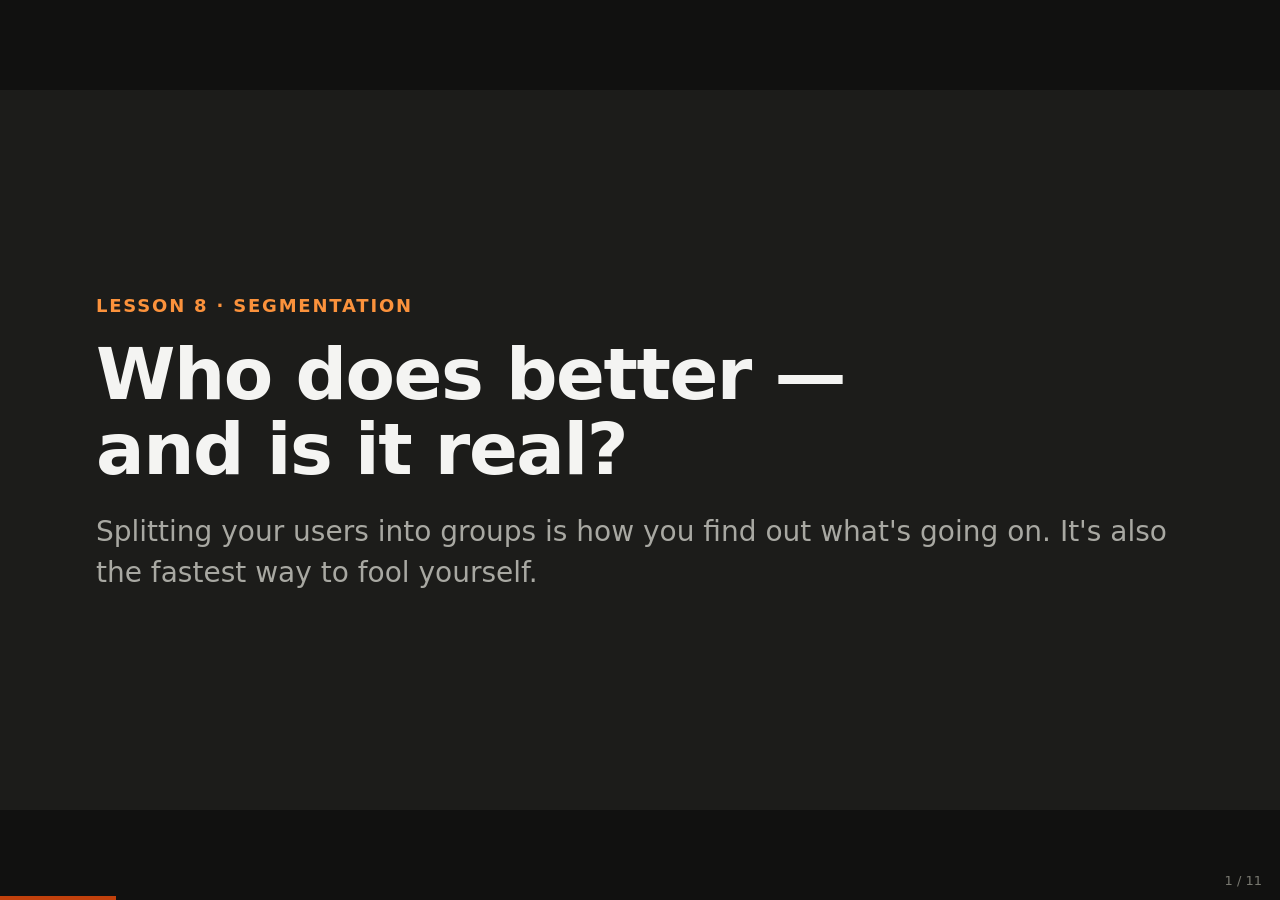
<file: slides/08-segmentation/slides.html>
<!DOCTYPE html>
<html lang="en">
<head>
<meta charset="UTF-8">
<!-- The course's up-to-date copy of this page (see core/central.js). -->
<script src="https://asafbarzilay-web.github.io/data-mindset-template/core/central.js"></script>
<meta name="viewport" content="width=device-width, initial-scale=1">
<title>Segmentation</title>
<link rel="stylesheet" href="../deck.css">
</head>
<body>
<div class="stage">

  <section class="slide dark">
    <p class="kicker">Lesson 8 · Segmentation</p>
    <h1>Who does better —<br>and is it real?</h1>
    <p class="muted">Splitting your users into groups is how you find out what's going on. It's also the fastest way to fool yourself.</p>
  </section>

  <section class="slide">
    <p class="kicker">One number hides many groups</p>
    <h2>A segment is a rule that splits people</h2>
    <div class="grid g3">
      <div class="card"><div class="lbl">By device</div><p>Mobile or desktop.</p></div>
      <div class="card"><div class="lbl">By source</div><p>Where they came from: the link they clicked, the ad, the email.</p></div>
      <div class="card"><div class="lbl">By history</div><p>First visit or returning. New account or old.</p></div>
    </div>
    <p style="margin-top:26px">Good segments are chosen <b>before</b> you look at the results. Segments chosen after are usually the ones that told the story you wanted.</p>
  </section>

  <section class="slide">
    <p class="kicker">Forko, a food-delivery app</p>
    <h2>Checkout completion, by device</h2>
    <div class="grid g2" style="max-width:820px">
      <div class="card"><div class="num">47.9%</div><div class="lbl">Mobile</div><p>1,000 visits</p></div>
      <div class="card"><div class="num good">59.3%</div><div class="lbl">Desktop</div><p>800 visits</p></div>
    </div>
    <p class="quote" style="font-size:32px;margin-top:30px">"Mobile checkout is broken. Let's redesign it."</p>
  </section>

  <section class="slide">
    <p class="kicker">Now split by where they came from</p>
    <h2>Mobile wins. Everywhere.</h2>
    <table>
      <thead><tr><th>Source</th><th>Mobile</th><th>Desktop</th></tr></thead>
      <tbody>
        <tr><td>TikTok ad</td><td class="win">38%</td><td>30%</td></tr>
        <tr><td>Google search</td><td class="win">71%</td><td>66%</td></tr>
        <tr><td><b>All visits</b></td><td>47.9%</td><td class="win">59.3%</td></tr>
      </tbody>
    </table>
    <p style="margin-top:26px">Within every source, mobile does better. Overall, mobile does worse. Both are true.</p>
  </section>

  <section class="slide dark">
    <p class="kicker">How can both be true?</p>
    <h2>The groups aren't mixed the same way</h2>
    <div class="grid g2">
      <div class="card"><div class="num accent">70%</div><div class="lbl">of mobile visits</div><p>come from the TikTok ad, the weakest source.</p></div>
      <div class="card"><div class="num">19%</div><div class="lbl">of desktop visits</div><p>come from the TikTok ad. Most come from Google, the strongest.</p></div>
    </div>
    <p class="muted" style="margin-top:24px">This is called <b>Simpson's paradox</b>. The overall gap isn't about devices at all. It's about where each device's traffic comes from.</p>
  </section>

  <section class="slide">
    <p class="kicker">Small groups lie</p>
    <h2>The best segment is often the tiniest</h2>
    <p>Forko's newsletter readers on mobile: <b>9 visits, 8 checkouts. 89%.</b></p>
    <p>One more visit that doesn't check out, and it's 80%. Two, and it's 73%.</p>
    <p class="muted" style="margin-top:20px">Decide a minimum size before you look, and show the size next to every rate. A rate without its count is half a number.</p>
  </section>

  <section class="slide">
    <p class="kicker">Principle · Same name, same thing?</p>
    <h2>Check your labels before you split on them</h2>
    <div class="grid g2">
      <div class="card"><div class="lbl">One thing, two names</div><p>Half the Instagram links say <code>instagram</code>, half say <code>ig</code>. Split by source and Instagram becomes two smaller, weaker-looking segments.</p></div>
      <div class="card"><div class="lbl">No name at all</div><p>Some visits have no device recorded. They aren't mobile or desktop. Drop them silently and every platform number shifts.</p></div>
    </div>
  </section>

  <section class="slide">
    <p class="kicker">A segment is a promise</p>
    <h2>Apply it everywhere, or say where you didn't</h2>
    <p>You pick "mobile only". The headline changes. The chart below it doesn't. The table at the bottom half does.</p>
    <p>Nothing on the screen is wrong on its own. Together they describe three different groups of people, and the reader can't tell.</p>
    <p class="muted" style="margin-top:20px">Every number on the page should say which segment it shows.</p>
  </section>

  <section class="slide">
    <p class="kicker">Your guided walkthrough</p>
    <h2>Build segments into your dashboard</h2>
    <ul>
      <li>Load the lesson's practice data.</li>
      <li>Define <b>activation</b> and show it overall.</li>
      <li>Add segments by <b>device</b>, <b>source</b> and <b>new vs returning</b>, applied to every number.</li>
      <li>Show the size next to every rate. Flag segments too small to trust.</li>
      <li>Answer the questions. Then write the memo.</li>
    </ul>
  </section>

  <section class="slide">
    <p class="kicker">Lesson 8 · Summary</p>
    <div class="summary">
      <div>
        <p class="lbl">What you learnt</p>
        <ul>
        <li>A segment is a rule, <b>chosen before</b> you look at the results.</li>
        <li>A gap overall can reverse inside every segment (<b>Simpson's paradox</b>). Look at how each group is made up.</li>
        <li>A rate without its count is half a number. <b>Set a minimum size</b> in advance.</li>
        <li>Check a label's real values first: one source under two names, values that are missing.</li>
        <li>A segment applies to <b>every number on the page</b>, or the page says where it doesn't.</li>
        </ul>
      </div>
    </div>
    <div class="handin" style="margin-top:22px;max-width:760px"><b>Hand in:</b> the questions, all correct, and the half-page memo. Both are on the Questions page.</div>
  </section>

  <section class="slide">
    <p class="kicker">Lesson 8 · What to do now</p>
    <h2>Now, with your assistant</h2>
    <ol class="nextsteps wide">
          <li><b>The guided walkthrough, with your assistant.</b> In the Claude app: <b>Code → + New</b>, pick <b>Data-mindset</b> on the cloud chip, and say <span class="say">"Let's practice lesson 8"</span>
            <div class="go"><a class="primary" href="https://claude.ai/code" target="_blank" rel="noopener" data-copy="Let's practice lesson 8">Open your assistant ↗</a></div>
            <small>It copies <b>"Let's practice lesson 8"</b> for you: in Claude Code click <b>+ New</b> and paste.</small>
            <div class="chips"><span><svg viewBox="0 0 24 24"><path d="M7 18h10a4 4 0 0 0 .5-8A6 6 0 0 0 6 9.5 4.3 4.3 0 0 0 7 18z"/></svg>Data-mindset</span><span><svg viewBox="0 0 24 24"><path d="M9 7l-5 5 5 5M15 7l5 5-5 5"/></svg>data-mindset-template</span><span><svg viewBox="0 0 24 24"><circle cx="6" cy="5" r="2"/><circle cx="6" cy="19" r="2"/><circle cx="18" cy="8" r="2"/><path d="M6 7v10M18 10c0 4-6 4-12 7"/></svg>main</span></div>
            <small>Check the chips above the message box look like this (with your repository's name). If not: the cloud chip → Cloud → Data-mindset.</small></li>
          <li><b>Then the questions</b>, answered from your dashboard, and the memo.
            <small>Both are on your <a data-site="">home page</a>, under lesson 8.</small></li>
        </ol>
  </section>


</div>
<script src="../deck.js"></script>
</body>
</html>
</file>
<file: slides/deck.css>
/* Shared look for every lesson deck. One slide on screen at a time,
   16:9, scaled to fit any projector. Arrow keys, space or a click move. */
* { box-sizing: border-box; }
html, body { margin: 0; height: 100%; background: #111110; overflow: hidden; }
body { font-family: -apple-system, BlinkMacSystemFont, 'Segoe UI', system-ui, sans-serif; color: #1C1C1A; }
.stage { position: fixed; inset: 0; display: flex; align-items: center; justify-content: center; }
.slide {
  position: absolute; width: 1280px; height: 720px; background: #FAF9F6;
  padding: 72px 96px; display: none; flex-direction: column; justify-content: center;
  transform-origin: center center;
}
.slide.on { display: flex; }
.slide.dark { background: #1C1C1A; color: #F4F4F2; }
.slide.dark .muted { color: #A8A8A2; }
.kicker { font-size: 18px; font-weight: 700; letter-spacing: .1em; text-transform: uppercase; color: #C2410C; margin: 0 0 18px; }
.dark .kicker { color: #FB923C; }
h1 { font-size: 72px; line-height: 1.05; margin: 0 0 24px; letter-spacing: -0.02em; }
h2 { font-size: 52px; line-height: 1.1; margin: 0 0 28px; letter-spacing: -0.015em; }
p, li { font-size: 28px; line-height: 1.45; margin: 0 0 14px; }
.muted { color: #6B6B66; }
.small { font-size: 22px; }
ul { margin: 0; padding-left: 30px; }
.big { font-size: 128px; font-weight: 800; letter-spacing: -0.03em; line-height: 1; margin: 0 0 12px; }
.grid { display: grid; gap: 22px; }
.g2 { grid-template-columns: 1fr 1fr; } .g3 { grid-template-columns: 1fr 1fr 1fr; } .g4 { grid-template-columns: repeat(4, 1fr); }
.card { background: #fff; border: 2px solid #E5E3DD; border-radius: 18px; padding: 26px 28px; }
.dark .card { background: #262624; border-color: #3A3A37; }
.card .num { font-size: 64px; font-weight: 800; letter-spacing: -0.02em; line-height: 1; margin-bottom: 8px; }
.card .lbl { font-size: 24px; font-weight: 700; margin-bottom: 6px; }
.card p { font-size: 21px; margin: 0; }
.accent { color: #C2410C; } .dark .accent { color: #FB923C; }
.good { color: #15803D; } .bad { color: #B91C1C; }
table { border-collapse: collapse; font-size: 26px; }
th, td { padding: 12px 22px; text-align: right; border-bottom: 2px solid #E5E3DD; }
th:first-child, td:first-child { text-align: left; }
th { font-size: 20px; color: #6B6B66; font-weight: 700; text-transform: uppercase; letter-spacing: .05em; }
.win { background: #ECFDF3; font-weight: 800; }
.fill { display: inline-block; border-bottom: 3px solid #C2410C; min-width: 160px; }
.quote { font-size: 40px; line-height: 1.3; font-weight: 600; }
.bar { position: fixed; left: 0; bottom: 0; height: 4px; background: #C2410C; transition: width .2s; }
.count { position: fixed; right: 18px; bottom: 12px; color: #77776F; font-size: 13px; }
@media print {
  html, body { overflow: visible; background: #fff; }
  .stage { position: static; display: block; }
  .slide { display: flex !important; position: relative; transform: none !important; page-break-after: always; }
  .bar, .count { display: none; }
}
/* The closing summary: what was learnt, and where to continue alone. */
.summary { display: grid; grid-template-columns: 1.4fr 1fr; gap: 40px; align-items: start; }
.summary ul li { font-size: 22px; line-height: 1.4; margin-bottom: 10px; }
.summary .lbl { font-size: 17px; font-weight: 700; letter-spacing: .08em; text-transform: uppercase; color: #6B6B66; margin: 0 0 14px; }
.links a { display: flex; justify-content: space-between; align-items: baseline; gap: 12px; padding: 12px 0; border-top: 2px solid #E5E3DD; color: #1C1C1A; text-decoration: none; font-size: 21px; font-weight: 600; }
.links a:hover { color: #C2410C; }
.links a span { font-size: 15px; font-weight: 400; color: #8A8A85; }
.handin { margin-top: 16px; background: #FEF0E6; border-radius: 14px; padding: 14px 18px; font-size: 18px; line-height: 1.45; }

/* The end of a deck: what to do now, in order. */
.nextsteps { list-style: none; margin: 0; padding: 0; counter-reset: n; }
.nextsteps li { counter-increment: n; position: relative; padding: 14px 0 14px 52px; border-top: 2px solid #E5E3DD; font-size: 20px; line-height: 1.45; }
.nextsteps li::before { content: counter(n); position: absolute; left: 0; top: 14px; width: 36px; height: 36px; border-radius: 50%; background: #C2410C; color: #fff; font-weight: 800; display: grid; place-items: center; font-size: 18px; }
.nextsteps .say { display: inline-block; background: #1C1C1A; color: #fff; border-radius: 10px; padding: 4px 12px; margin: 4px 0; font-weight: 600; }
.nextsteps small { display: block; font-size: 15px; color: #6B6B66; margin-top: 2px; }
.nextsteps a { color: #C2410C; text-decoration: none; font-weight: 600; }

.go { display: flex; gap: 12px; margin: 10px 0 6px; flex-wrap: wrap; }
.go button, .go a { font: inherit; font-size: 17px; font-weight: 700; border-radius: 12px; padding: 10px 16px; cursor: pointer; text-decoration: none; }
.go button { background: #1C1C1A; color: #fff; border: 0; }
.go a { background: #fff; color: #1C1C1A !important; border: 2px solid #1C1C1A; }
.go a.primary { background: #C2410C; color: #fff !important; border-color: #C2410C; font-size: 20px; padding: 12px 22px; }
.go + small { display: block; font-size: 16px; color: #4A4A45; margin-bottom: 6px; }
/* The chips above the Claude message box, drawn as they should look. */
.chips { display: flex; gap: 8px; align-items: center; margin: 8px 0 2px; font-family: -apple-system, 'SF Pro Text', system-ui, sans-serif; }
.chips span { display: inline-flex; align-items: center; gap: 7px; border: 1.5px solid #D9D7D0; background: #fff; border-radius: 9px; padding: 5px 11px; font-size: 16px; color: #1C1C1A; }
.chips svg { width: 16px; height: 16px; stroke: #1C1C1A; fill: none; stroke-width: 1.8; stroke-linecap: round; stroke-linejoin: round; }
.chips + small { display: block; font-size: 14px; color: #6B6B66; }

.summary:has(> div:only-child) { grid-template-columns: 1fr; }
.nextsteps.wide { max-width: 1000px; }
.nextsteps.wide li { font-size: 24px; padding: 20px 0 20px 60px; }
.nextsteps.wide li::before { top: 20px; width: 42px; height: 42px; font-size: 20px; }
.nextsteps.wide .chips span { font-size: 18px; }
.nextsteps.wide .chips + small { font-size: 16px; }
</file>
